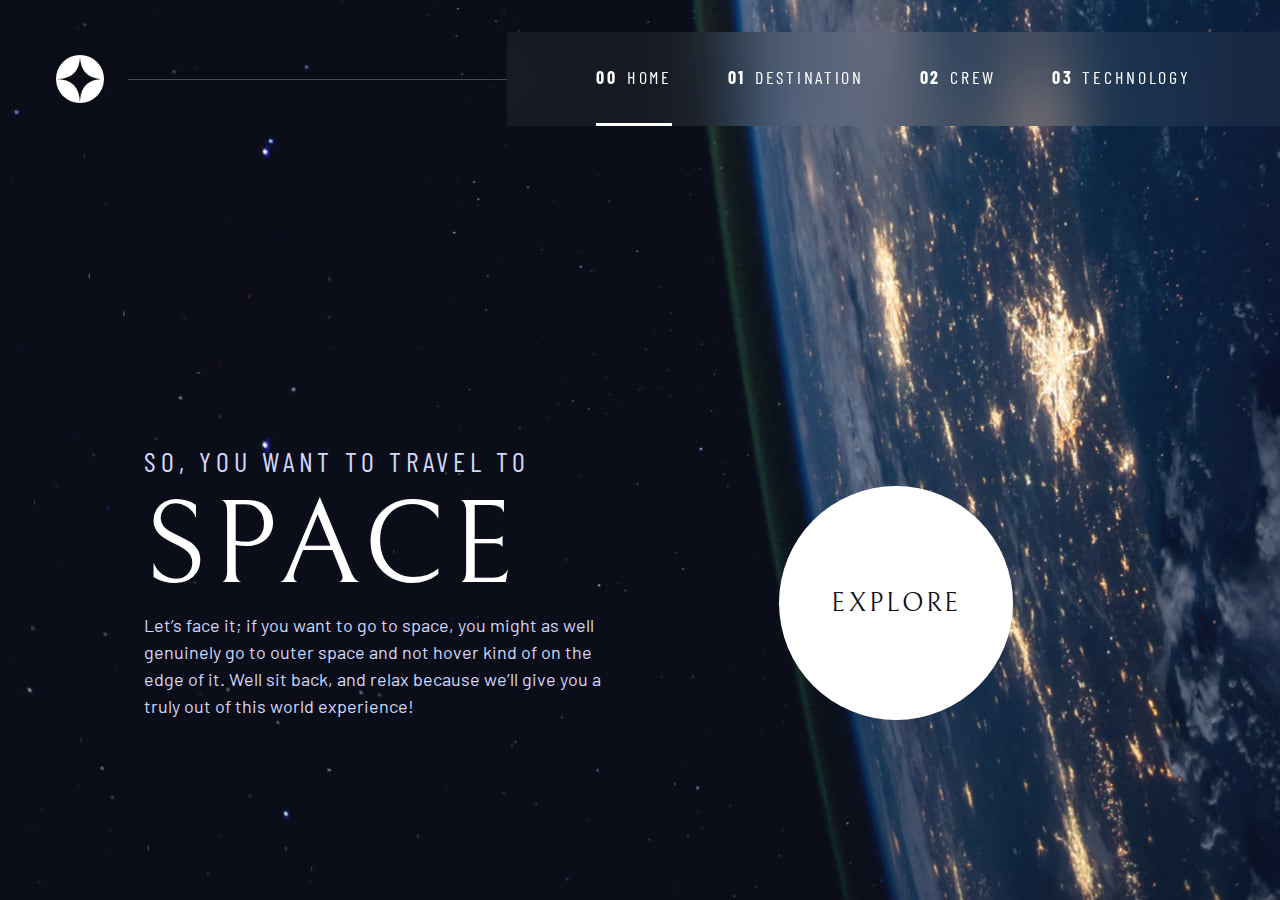
<file: index.html>
<!DOCTYPE html>
<html lang="en">
  <head>
    <meta charset="UTF-8" />
    <meta name="viewport" content="width=device-width, initial-scale=1.0" />

    <link
      rel="icon"
      type="image/png"
      sizes="32x32"
      href="./assets/favicon-32x32.png"
    />
    <!-- Google fonts -->
    <link rel="preconnect" href="https://fonts.googleapis.com" />
    <link rel="preconnect" href="https://fonts.gstatic.com" crossorigin />
    <link
      href="https://fonts.googleapis.com/css2?family=Barlow+Condensed:wght@400;700&family=Bellefair&family=Barlow:wght@400;700&display=swap"
      rel="stylesheet"
    />

    <!-- Our custom CSS -->
    <link rel="stylesheet" href="index.css" />
    <title>Frontend Mentor | Space tourism website</title>

    <script src="index.js" defer></script>
  </head>

  <body class="home">
    <a class="skip-to-content" href="#main">Skip to content</a>
    <header class="primary-header flex">
      <div>
        <img
          src="./assets/shared/logo.svg"
          alt="space tourism logo"
          class="logo"
        />
      </div>
      <button class="mobile-nav-toggle" aria-controls="primary-navigation">
        <span class="sr-only" aria-expanded="false">Menu</span>
      </button>
      <nav>
        <ul
          id="primary-navigation"
          data-visible="false"
          class="primary-navigation underline-indicators flex"
        >
          <li class="active">
            <a
              class="ff-sans-cond letter-spacing-2 text-white uppercase"
              href="index.html"
              ><span aria-hidden="true">00</span>Home</a
            >
          </li>
          <li>
            <a
              class="ff-sans-cond letter-spacing-2 text-white uppercase"
              href="destination.html"
              ><span aria-hidden="true">01</span>Destination</a
            >
          </li>
          <li>
            <a
              class="ff-sans-cond letter-spacing-2 text-white uppercase"
              href="crew.html"
              ><span aria-hidden="true">02</span>Crew</a
            >
          </li>
          <li>
            <a
              class="ff-sans-cond letter-spacing-2 text-white uppercase"
              href="technology.html"
              ><span aria-hidden="true">03</span>Technology</a
            >
          </li>
        </ul>
      </nav>
    </header>

    <main id="main" class="grid-container grid-container--home">
      <div>
        <h1 class="text-accent ff-sans-cond fs-500 uppercase letter-spacing-1">
          So, you want to travel to
          <span class="d-block ff-serif fs-900 text-white">Space</span>
        </h1>
        <p class="text-accent">
          Let’s face it; if you want to go to space, you might as well genuinely
          go to outer space and not hover kind of on the edge of it. Well sit
          back, and relax because we’ll give you a truly out of this world
          experience!
        </p>
      </div>
      <div>
        <a
          href="#"
          class="large-button bg-white text-dark ff-serif letter-spacing-2 uppercase"
          >Explore</a
        >
      </div>
    </main>
  </body>
</html>
</file>
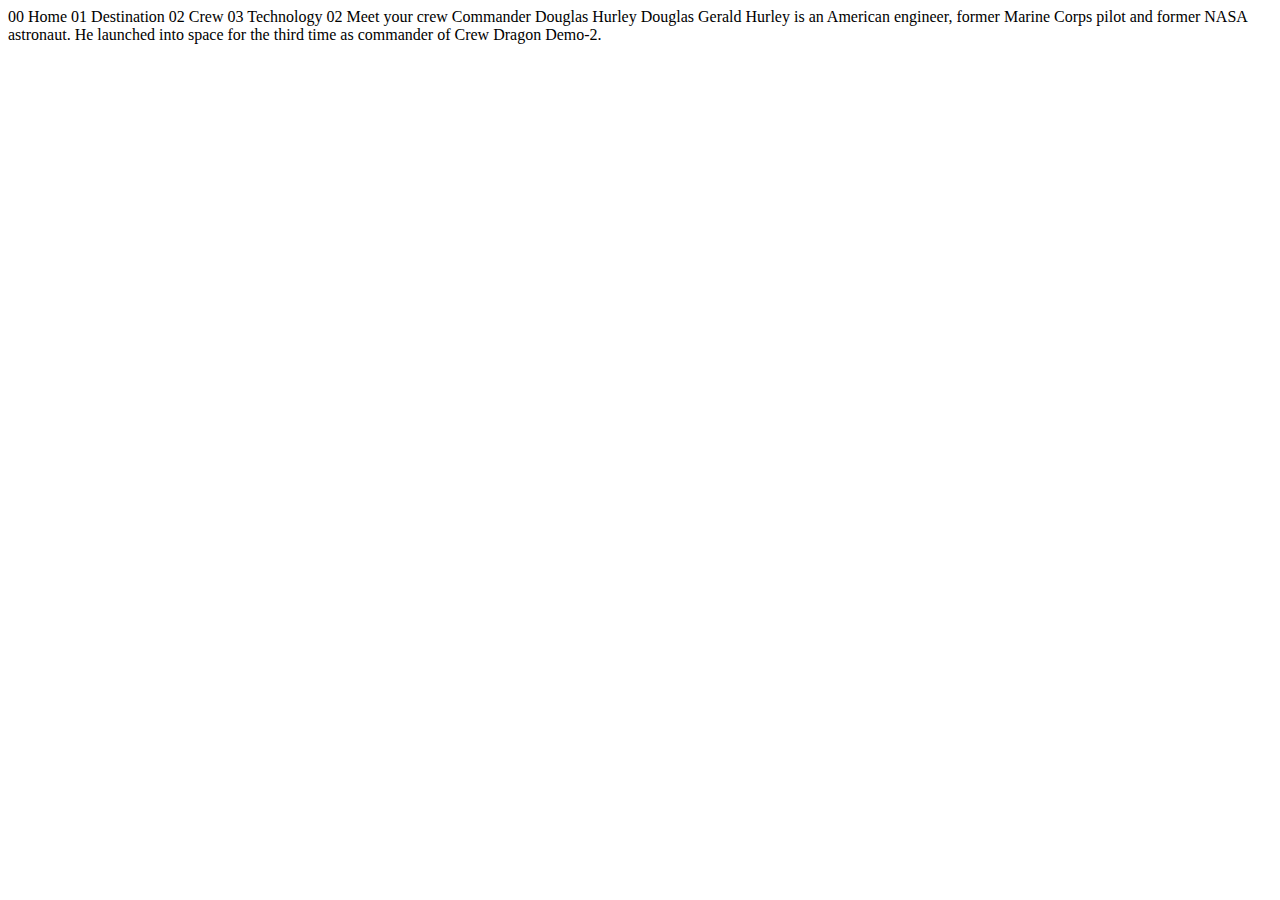
<file: crew-commander.html>
<!DOCTYPE html>
<html lang="en">
<head>
  <meta charset="UTF-8">
  <meta name="viewport" content="width=device-width, initial-scale=1.0">

  <link rel="icon" type="image/png" sizes="32x32" href="./assets/favicon-32x32.png">
  
  <title>Frontend Mentor | Space tourism website</title>
</head>
<body>

  00 Home
  01 Destination
  02 Crew
  03 Technology

  02 Meet your crew

  Commander
  Douglas Hurley

  Douglas Gerald Hurley is an American engineer, former Marine Corps pilot 
  and former NASA astronaut. He launched into space for the third time as 
  commander of Crew Dragon Demo-2.
</body>
</html>
</file>
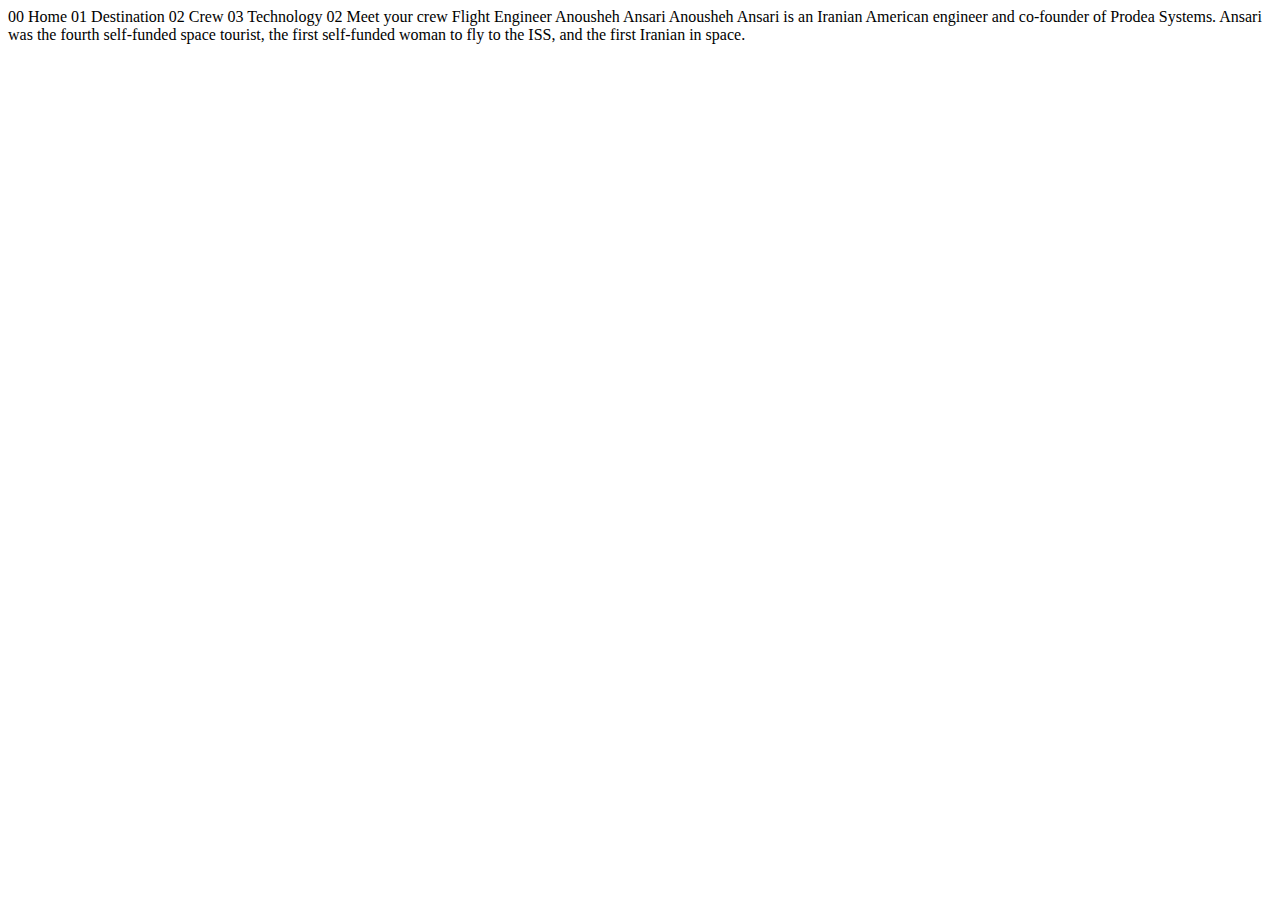
<file: crew-engineer.html>
<!DOCTYPE html>
<html lang="en">
<head>
  <meta charset="UTF-8">
  <meta name="viewport" content="width=device-width, initial-scale=1.0">

  <link rel="icon" type="image/png" sizes="32x32" href="./assets/favicon-32x32.png">
  
  <title>Frontend Mentor | Space tourism website</title>
</head>
<body>

  00 Home
  01 Destination
  02 Crew
  03 Technology

  02 Meet your crew

  Flight Engineer
  Anousheh Ansari

  Anousheh Ansari is an Iranian American engineer and co-founder of Prodea Systems. 
  Ansari was the fourth self-funded space tourist, the first self-funded woman to 
  fly to the ISS, and the first Iranian in space. 
</body>
</html>
</file>
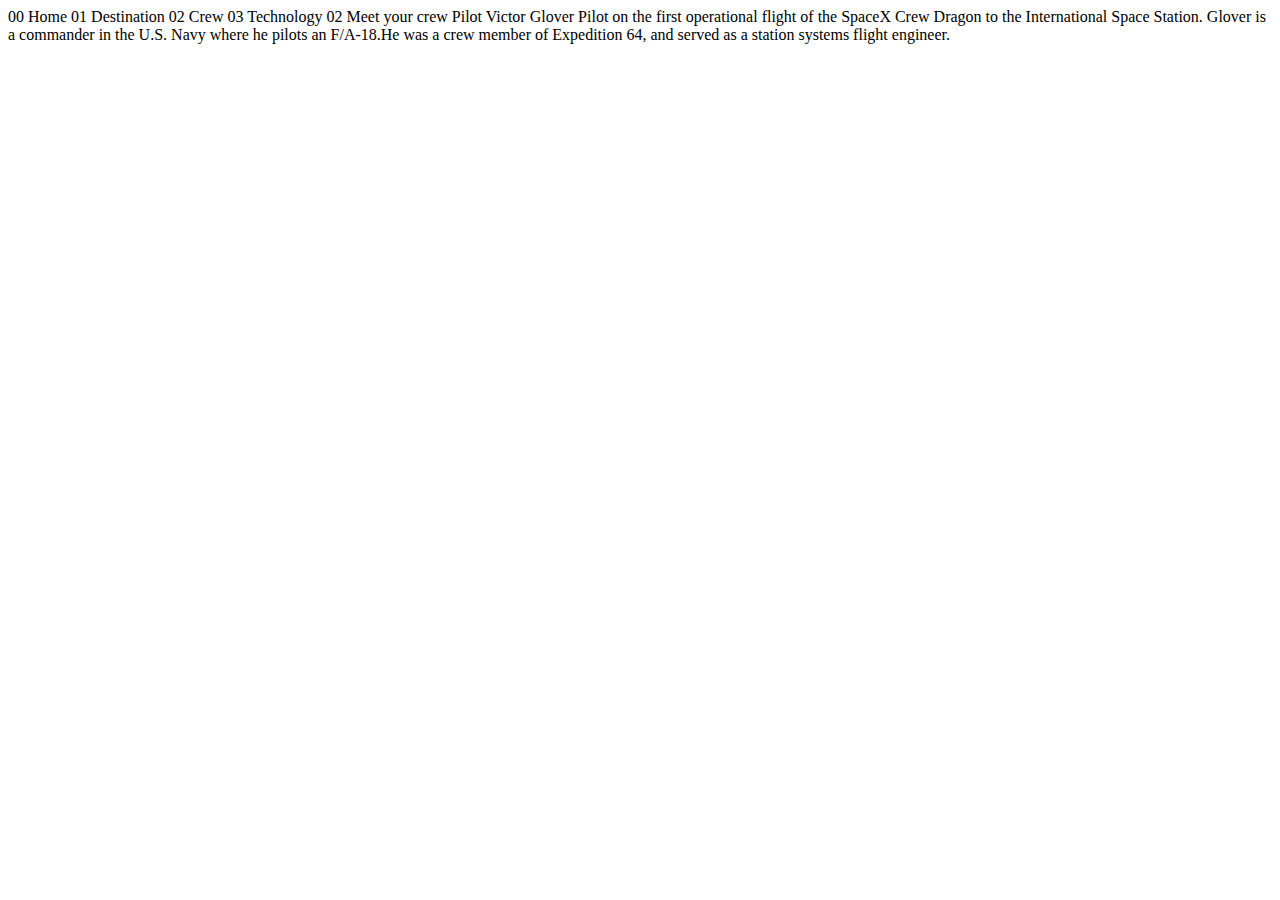
<file: crew-pilot.html>
<!DOCTYPE html>
<html lang="en">
<head>
  <meta charset="UTF-8">
  <meta name="viewport" content="width=device-width, initial-scale=1.0">

  <link rel="icon" type="image/png" sizes="32x32" href="./assets/favicon-32x32.png">
  
  <title>Frontend Mentor | Space tourism website</title>
</head>
<body>

  00 Home
  01 Destination
  02 Crew
  03 Technology

  02 Meet your crew

  Pilot
  Victor Glover

  Pilot on the first operational flight of the SpaceX Crew Dragon to the 
  International Space Station. Glover is a commander in the U.S. Navy where 
  he pilots an F/A-18.He was a crew member of Expedition 64, and served as a 
  station systems flight engineer. 
</body>
</html>
</file>
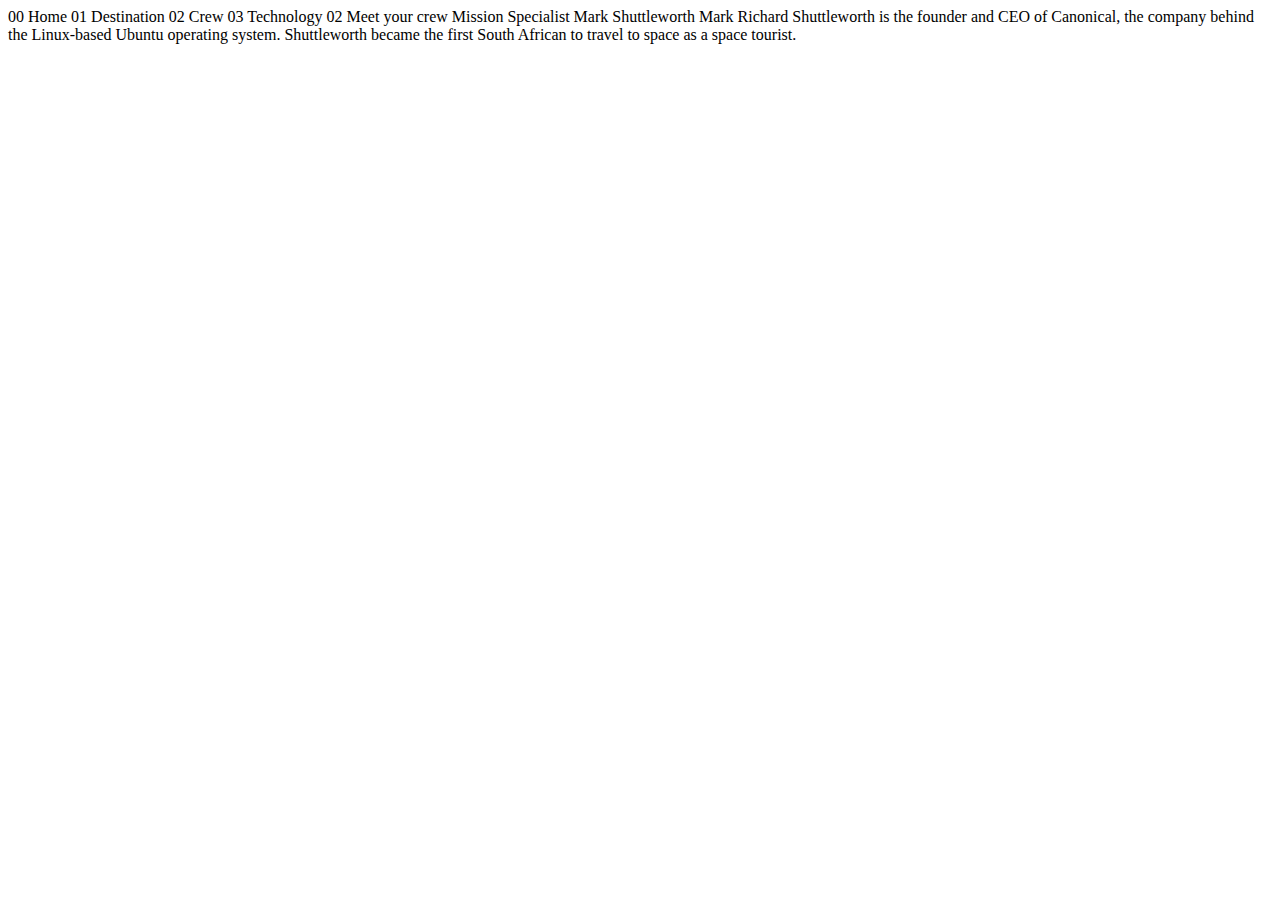
<file: crew-specialist.html>
<!DOCTYPE html>
<html lang="en">
<head>
  <meta charset="UTF-8">
  <meta name="viewport" content="width=device-width, initial-scale=1.0">

  <link rel="icon" type="image/png" sizes="32x32" href="./assets/favicon-32x32.png">
  
  <title>Frontend Mentor | Space tourism website</title>
</head>
<body>

  00 Home
  01 Destination
  02 Crew
  03 Technology

  02 Meet your crew

  Mission Specialist
  Mark Shuttleworth

  Mark Richard Shuttleworth is the founder and CEO of Canonical, the company behind 
  the Linux-based Ubuntu operating system. Shuttleworth became the first South 
  African to travel to space as a space tourist.
</body>
</html>
</file>
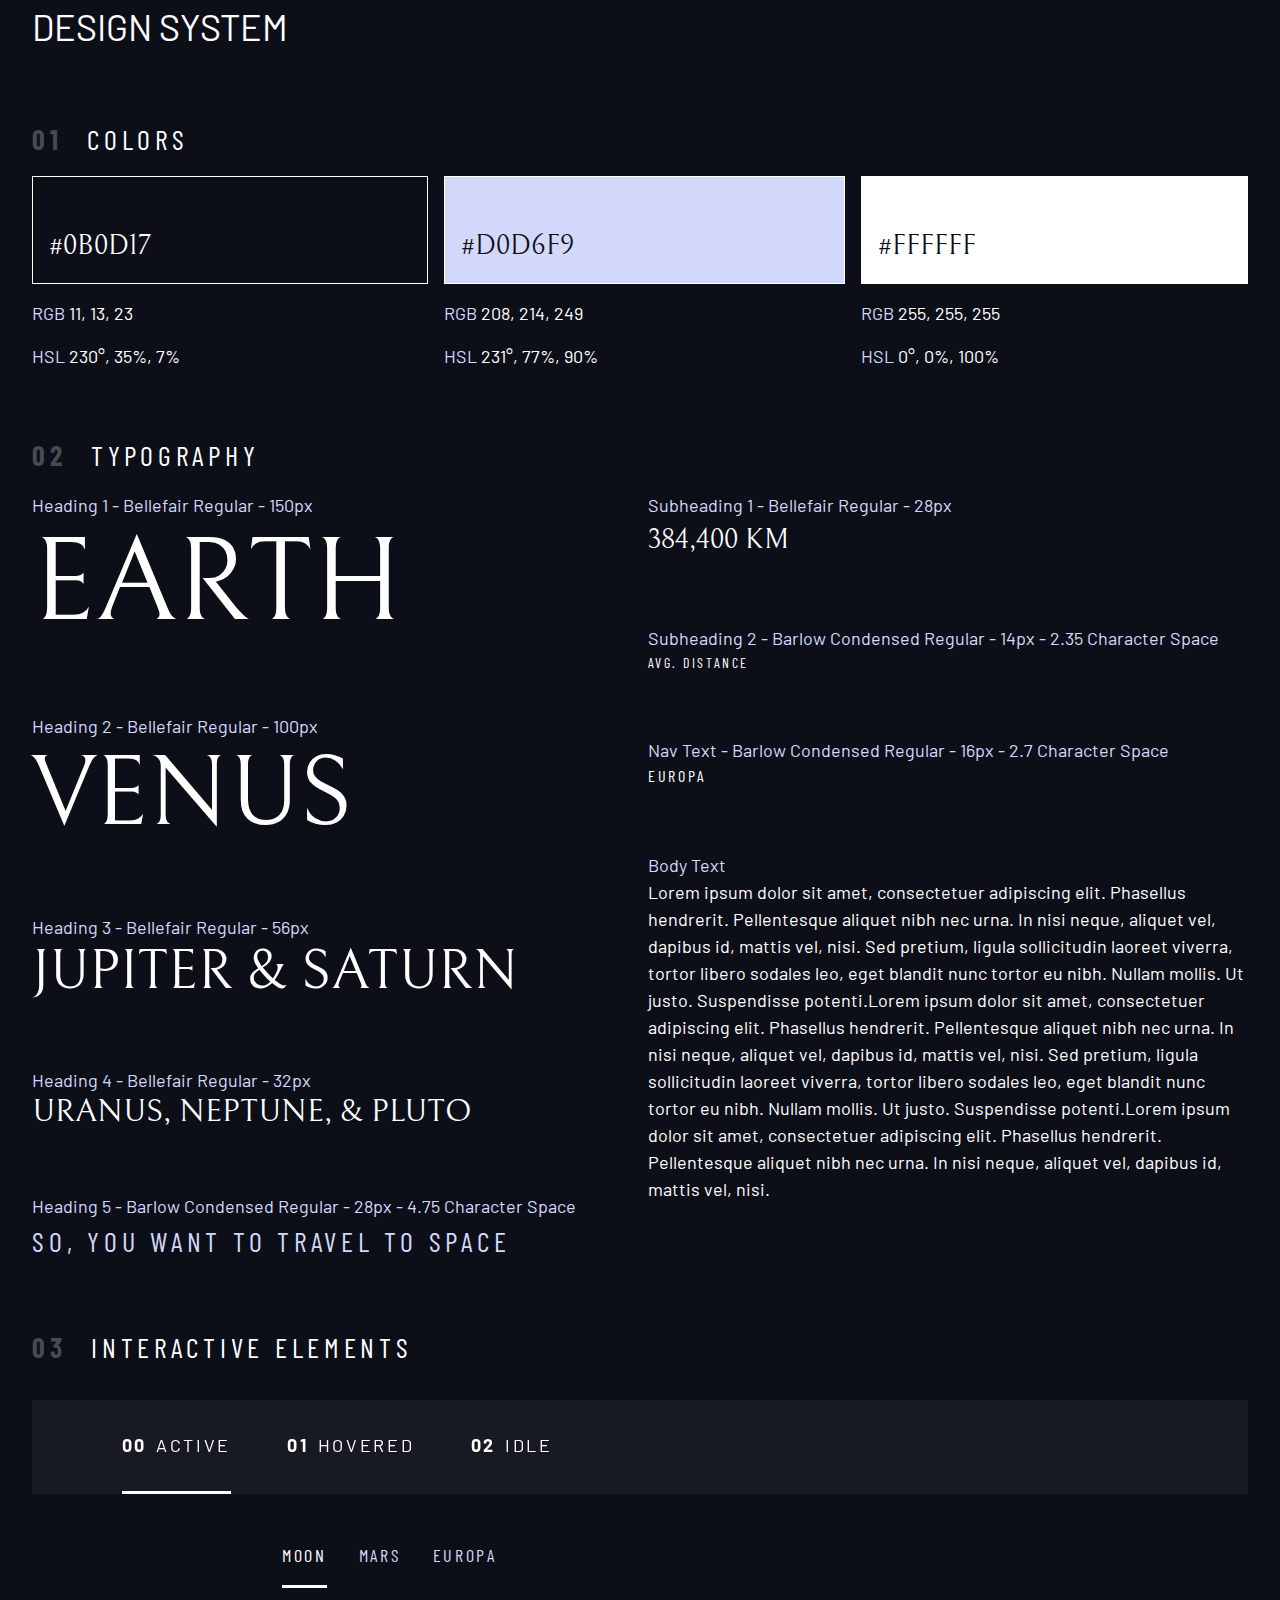
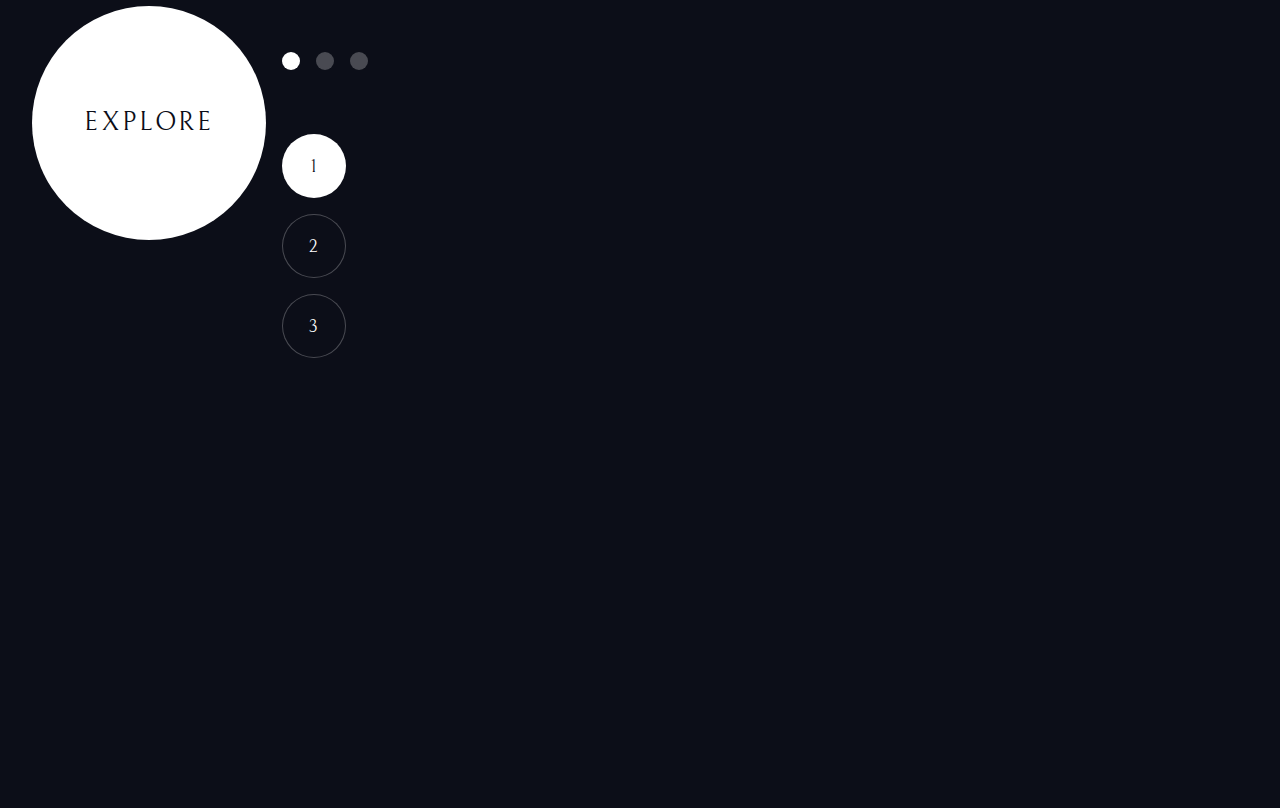
<file: design-system.html>
<html>
  <head>
    <title>Design system</title>
    <!-- Google fonts -->
    <link rel="preconnect" href="https://fonts.googleapis.com" />
    <link rel="preconnect" href="https://fonts.gstatic.com" crossorigin />
    <link
      href="https://fonts.googleapis.com/css2?family=Barlow+Condensed:wght@400;700&family=Bellefair&family=Barlow:wght@400;700&display=swap"
      rel="stylesheet"
    />
    <link rel="stylesheet" href="index.css" />
    <style></style>
  </head>
  <body>
    <div class="container flow">
      <h1 class="uppercase">Design system</h1>

      <section class="flow" id="colors" style="margin: 4rem 0">
        <h2 class="numbered-title"><span>01</span> colors</h2>
        <div class="flex">
          <div class="flow" style="flex-grow: 1">
            <div
              class="bg-dark text-white ff-serif fs-500"
              style="padding: 3rem 1rem 1rem; border: 1px solid white"
            >
              #0B0D17
            </div>
            <p><span class="text-accent">RGB</span> 11, 13, 23</p>
            <p><span class="text-accent">HSL</span> 230°, 35%, 7%</p>
          </div>

          <div class="flow" style="flex-grow: 1">
            <div
              class="bg-accent text-dark ff-serif fs-500"
              style="padding: 3rem 1rem 1rem; border: 1px solid white"
            >
              #D0D6F9
            </div>
            <p><span class="text-accent">RGB</span> 208, 214, 249</p>
            <p><span class="text-accent">HSL</span> 231°, 77%, 90%</p>
          </div>

          <div class="flow" style="flex-grow: 1">
            <div
              class="bg-white text-dark ff-serif fs-500"
              style="padding: 3rem 1rem 1rem; border: 1px solid white"
            >
              #FFFFFF
            </div>
            <p><span class="text-accent">RGB</span> 255, 255, 255</p>
            <p><span class="text-accent">HSL</span> 0°, 0%, 100%</p>
          </div>
        </div>
      </section>

      <section class="flow" id="typography" style="margin: 4rem 0">
        <h2 class="numbered-title"><span>02 </span>Typography</h2>
        <div class="flex">
          <div class="flow" style="flex-basis: 100%; --flow-space: 4rem">
            <div>
              <p class="text-accent">Heading 1 - Bellefair Regular - 150px</p>
              <p class="ff-serif fs-900 uppercase">Earth</p>
            </div>
            <div>
              <p class="text-accent">Heading 2 - Bellefair Regular - 100px</p>
              <p class="ff-serif fs-800 uppercase">Venus</p>
            </div>
            <div>
              <p class="text-accent">Heading 3 - Bellefair Regular - 56px</p>
              <p class="ff-serif fs-700 uppercase">Jupiter & Saturn</p>
            </div>
            <div>
              <p class="text-accent">Heading 4 - Bellefair Regular - 32px</p>
              <p class="ff-serif fs-600 uppercase">Uranus, Neptune, & Pluto</p>
            </div>
            <div>
              <p class="text-accent">
                Heading 5 - Barlow Condensed Regular - 28px - 4.75 Character
                Space
              </p>
              <p
                class="text-accent ff-sans-cond fs-500 uppercase letter-spacing-1"
              >
                So, you want to travel to space
              </p>
            </div>
          </div>

          <div class="flow" style="flex-basis: 100%; --flow-space: 4rem">
            <div>
              <p class="text-accent">Subheading 1 - Bellefair Regular - 28px</p>
              <p class="ff-serif fs-500 uppercase">384,400 km</p>
            </div>
            <div>
              <p class="text-accent">
                Subheading 2 - Barlow Condensed Regular - 14px - 2.35 Character
                Space
              </p>
              <p class="ff-sans-cond fs-200 letter-spacing-3 uppercase">
                Avg. Distance
              </p>
            </div>
            <div>
              <p class="text-accent">
                Nav Text - Barlow Condensed Regular - 16px - 2.7 Character Space
              </p>
              <p class="ff-sans-cond fs-300 letter-spacing-2 uppercase">
                Europa
              </p>
            </div>
            <div>
              <p class="text-accent">Body Text</p>
              <p>
                Lorem ipsum dolor sit amet, consectetuer adipiscing elit.
                Phasellus hendrerit. Pellentesque aliquet nibh nec urna. In nisi
                neque, aliquet vel, dapibus id, mattis vel, nisi. Sed pretium,
                ligula sollicitudin laoreet viverra, tortor libero sodales leo,
                eget blandit nunc tortor eu nibh. Nullam mollis. Ut justo.
                Suspendisse potenti.Lorem ipsum dolor sit amet, consectetuer
                adipiscing elit. Phasellus hendrerit. Pellentesque aliquet nibh
                nec urna. In nisi neque, aliquet vel, dapibus id, mattis vel,
                nisi. Sed pretium, ligula sollicitudin laoreet viverra, tortor
                libero sodales leo, eget blandit nunc tortor eu nibh. Nullam
                mollis. Ut justo. Suspendisse potenti.Lorem ipsum dolor sit
                amet, consectetuer adipiscing elit. Phasellus hendrerit.
                Pellentesque aliquet nibh nec urna. In nisi neque, aliquet vel,
                dapibus id, mattis vel, nisi.
              </p>
            </div>
          </div>
        </div>
      </section>

      <section class="flow" id="interactive-elements">
        <h2 class="numbered-title"><span>03</span> Interactive elements</h2>

        <!-- Navigation -->
        <div>
          <nav>
            <ul class="primary-navigation underline-indicators flex">
              <li class="active">
                <a class="letter-spacing-2 text-white uppercase" href="#"
                  ><span>00</span>Active</a
                >
              </li>
              <li>
                <a class="letter-spacing-2 text-white uppercase" href="#"
                  ><span>01</span>Hovered</a
                >
              </li>
              <li>
                <a class="letter-spacing-2 text-white uppercase" href="#"
                  ><span>02</span>Idle</a
                >
              </li>
            </ul>
          </nav>
        </div>

        <div class="flex">
          <div style="margin-top: 5rem">
            <!-- explore button -->
            <a
              href="#"
              class="large-button bg-white text-dark ff-serif ff-600 letter-spacing-2 uppercase"
              >Explore</a
            >
          </div>

          <div class="flow"  style="margin-bottom: 50vh; --flow-space: 4rem">
            <!-- Tabs -->
            <div class="tab-list underline-indicators flex">
              <button
                aria-selected="true"
                class="active ff-sans-cond bg-dark letter-spacing-2 text-accent uppercase"
              >
                Moon
              </button>
              <button
                aria-selected="false"
                class="ff-sans-cond bg-dark letter-spacing-2 text-accent uppercase"
              >
                Mars
              </button>
              <button
                aria-selected="false"
                class="ff-sans-cond bg-dark letter-spacing-2 text-accent uppercase"
              >
                Europa
              </button>
            </div>

            <!-- Dots -->
            <div class="dot-indicators flex">
              <button aria-selected="true"><span class="sr-only">Slide title</span></button>
              <button aria-selected="false"><span class="sr-only">Slide title</span></button>
              <button aria-selected="false"><span class="sr-only">Slide title</span></button>
            </div>
            <!-- Numbers -->
            <div class="number-indicator flex" style="flex-direction: column;">
              <button
                aria-selected="true"
                class="ff-serif ff-600"
              >
                1
              </button>
              <button
                aria-selected="false"
                class="ff-serif ff-600"
              >
                2
              </button>
              <button
                aria-selected="false"
                class="ff-serif ff-600"
              >
                3
              </button>
            </div>
          </div>
        </div>
      </section>
    </div>
  </body>
</html>
</file>
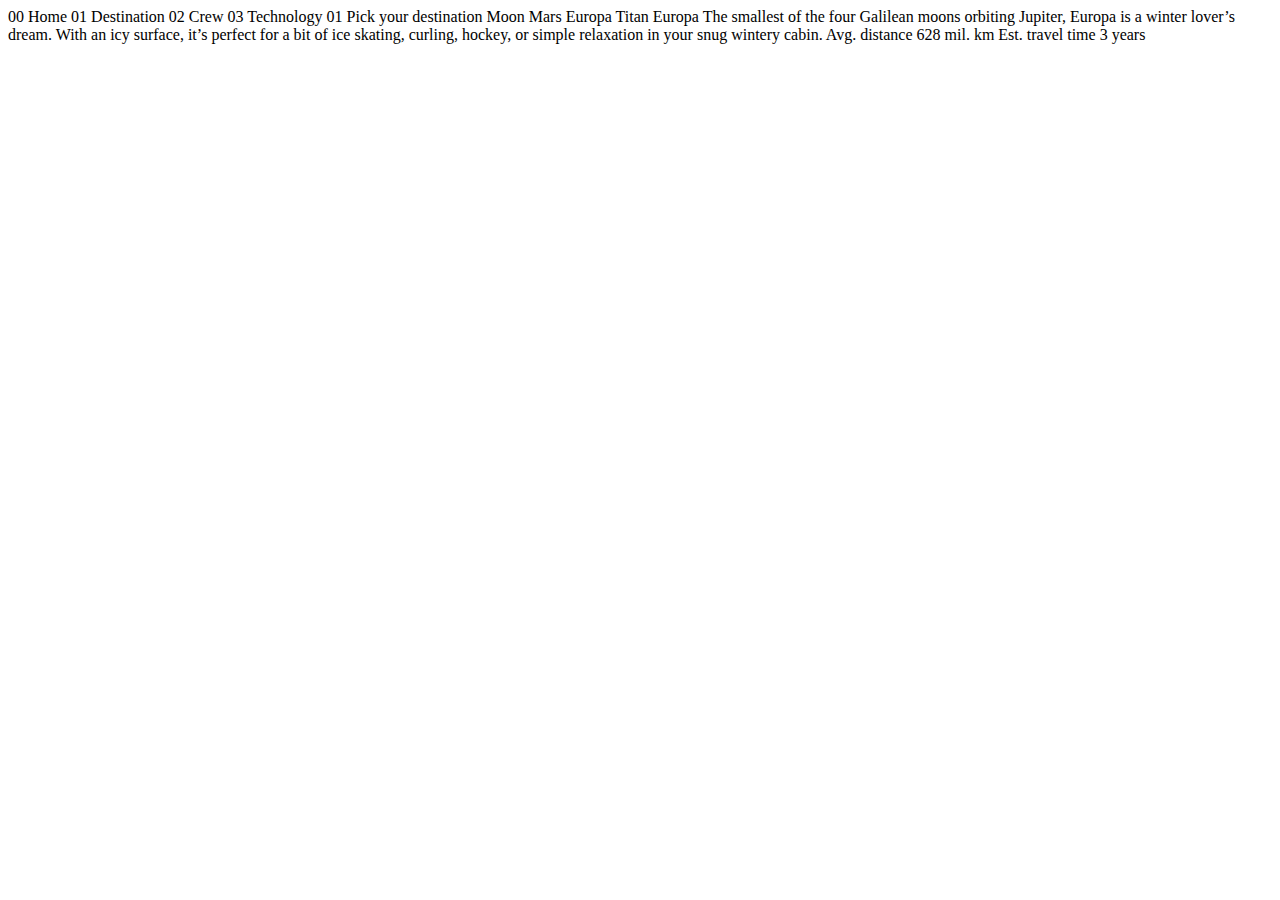
<file: destination-europa.html>
<!DOCTYPE html>
<html lang="en">
<head>
  <meta charset="UTF-8">
  <meta name="viewport" content="width=device-width, initial-scale=1.0">

  <link rel="icon" type="image/png" sizes="32x32" href="./assets/favicon-32x32.png">
  
  <title>Frontend Mentor | Space tourism website</title>
</head>
<body>

  00 Home
  01 Destination
  02 Crew
  03 Technology

  01 Pick your destination

  Moon
  Mars
  Europa
  Titan

  Europa

  The smallest of the four Galilean moons orbiting Jupiter, Europa is a 
  winter lover’s dream. With an icy surface, it’s perfect for a bit of 
  ice skating, curling, hockey, or simple relaxation in your snug 
  wintery cabin.

  Avg. distance
  628 mil. km

  Est. travel time
  3 years
</body>
</html>
</file>
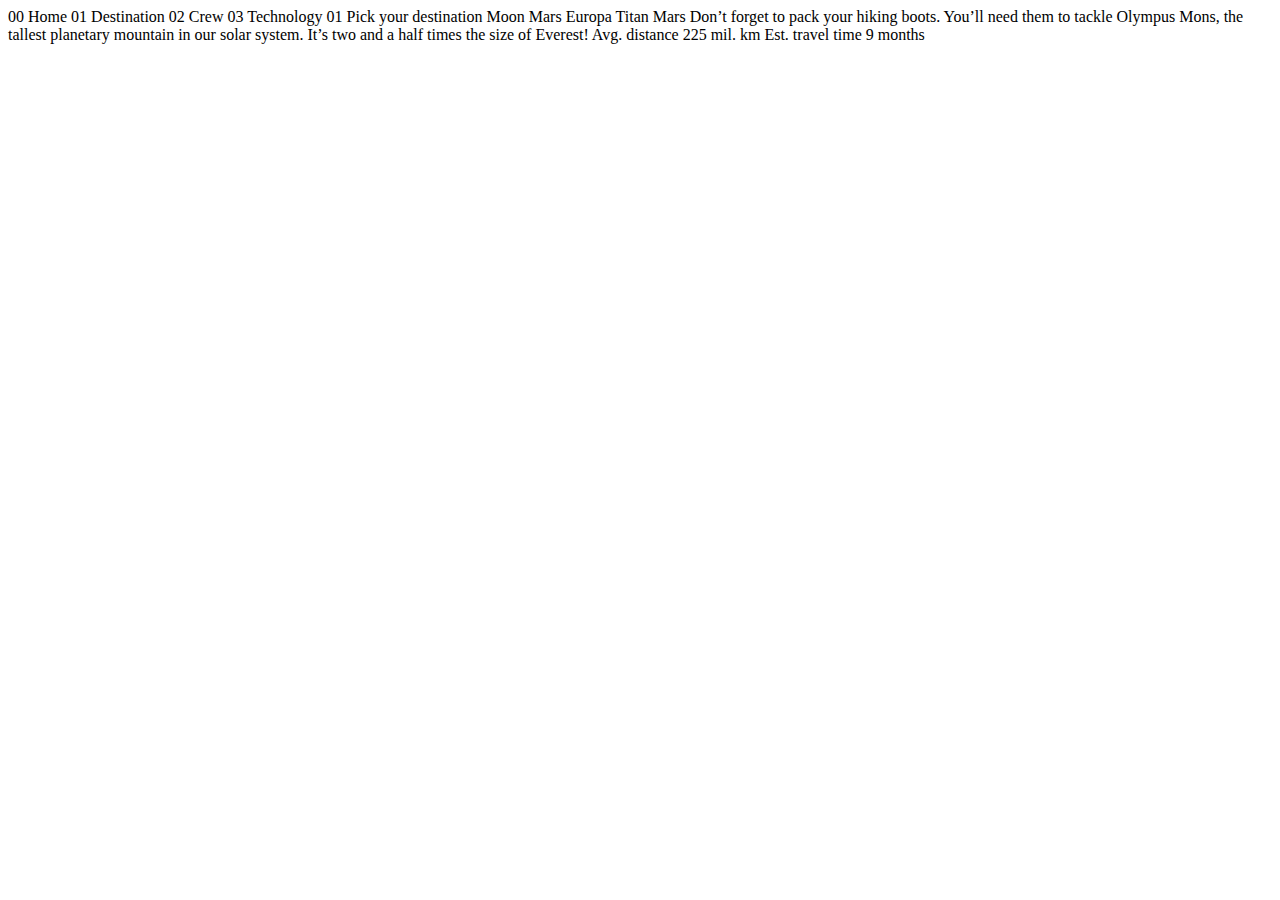
<file: destination-mars.html>
<!DOCTYPE html>
<html lang="en">
<head>
  <meta charset="UTF-8">
  <meta name="viewport" content="width=device-width, initial-scale=1.0">

  <link rel="icon" type="image/png" sizes="32x32" href="./assets/favicon-32x32.png">
  
  <title>Frontend Mentor | Space tourism website</title>
</head>
<body>

  00 Home
  01 Destination
  02 Crew
  03 Technology

  01 Pick your destination

  Moon
  Mars
  Europa
  Titan

  Mars

  Don’t forget to pack your hiking boots. You’ll need them to tackle Olympus Mons, 
  the tallest planetary mountain in our solar system. It’s two and a half times 
  the size of Everest!

  Avg. distance
  225 mil. km

  Est. travel time
  9 months
</body>
</html>
</file>
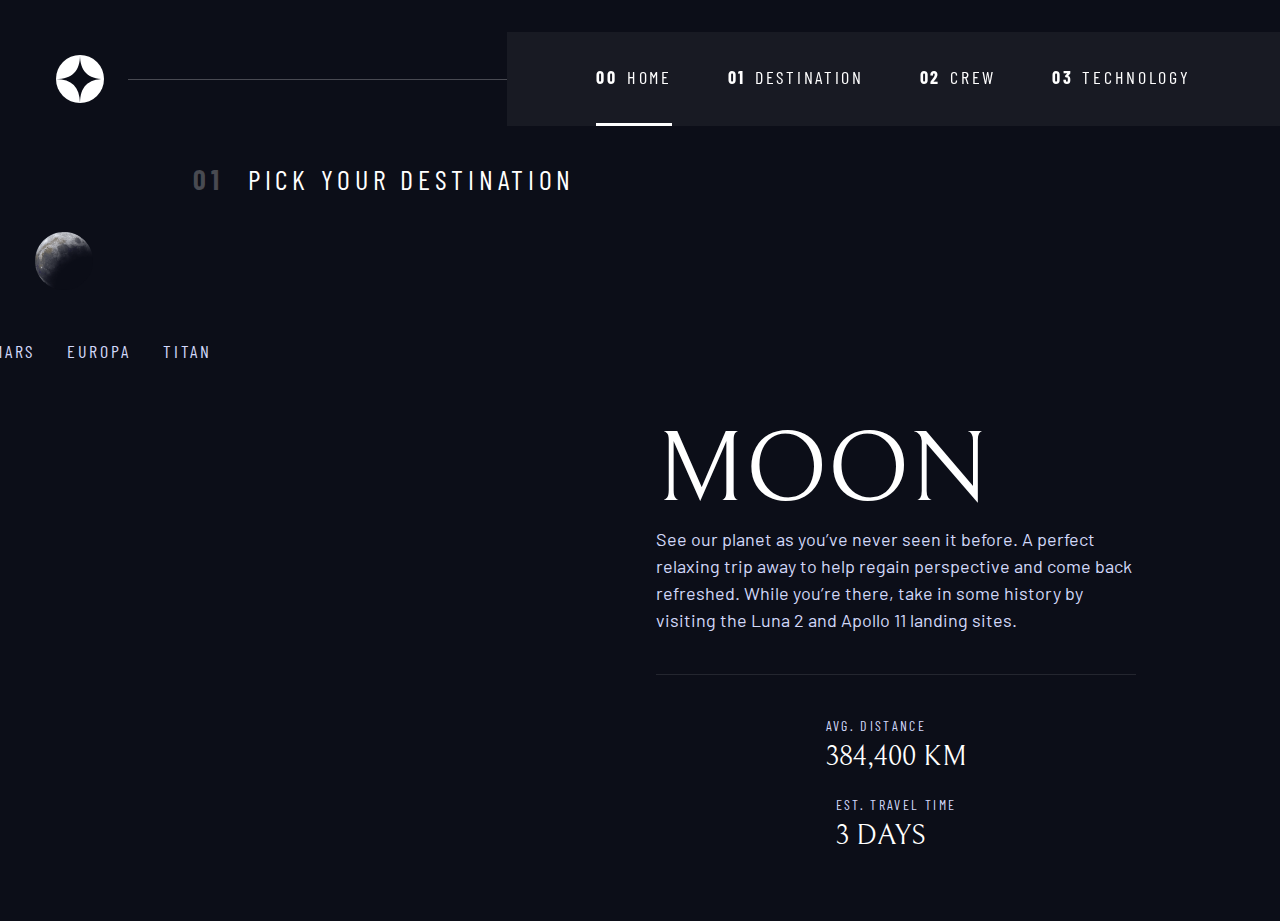
<file: destination-moon.html>
<!DOCTYPE html>
<html lang="en">
  <head>
    <meta charset="UTF-8" />
    <meta name="viewport" content="width=device-width, initial-scale=1.0" />

    <link
      rel="icon"
      type="image/png"
      sizes="32x32"
      href="./assets/favicon-32x32.png"
    />
    <!-- Google fonts -->
    <link rel="preconnect" href="https://fonts.googleapis.com" />
    <link rel="preconnect" href="https://fonts.gstatic.com" crossorigin />
    <link
      href="https://fonts.googleapis.com/css2?family=Barlow+Condensed:wght@400;700&family=Bellefair&family=Barlow:wght@400;700&display=swap"
      rel="stylesheet"
    />

    <!-- Our custom CSS -->
    <link rel="stylesheet" href="index.css" />
    <title>Frontend Mentor | Space tourism website</title>

    <script src="index.js" defer></script>
  </head>

  <body class="destination">
    <a class="skip-to-content" href="#main">Skip to content</a>
    <header class="primary-header flex">
      <div>
        <img
          src="./assets/shared/logo.svg"
          alt="space tourism logo"
          class="logo"
        />
      </div>
      <button class="mobile-nav-toggle" aria-controls="primary-navigation">
        <span class="sr-only" aria-expanded="false">Menu</span>
      </button>
      <nav>
        <ul
          id="primary-navigation"
          data-visible="false"
          class="primary-navigation underline-indicators flex"
        >
          <li class="active">
            <a
              class="ff-sans-cond letter-spacing-2 text-white uppercase"
              href="index.html"
              ><span aria-hidden="true">00</span>Home</a
            >
          </li>
          <li>
            <a
              class="ff-sans-cond letter-spacing-2 text-white uppercase"
              href="destination.html"
              ><span aria-hidden="true">01</span>Destination</a
            >
          </li>
          <li>
            <a
              class="ff-sans-cond letter-spacing-2 text-white uppercase"
              href="crew.html"
              ><span aria-hidden="true">02</span>Crew</a
            >
          </li>
          <li>
            <a
              class="ff-sans-cond letter-spacing-2 text-white uppercase"
              href="technology.html"
              ><span aria-hidden="true">03</span>Technology</a
            >
          </li>
        </ul>
      </nav>
    </header>

    <main id="main" class="grid-container grid-container--destination flow">
      <h1 class="numbered-title">
        <span aria-hidden="true">01</span> Pick your destination
      </h1>

      <img src="./assets/destination/image-moon.png" alt="the Moon" />

      <div class="tab-list underline-indicators flex">
        <button
          aria-selected="true"
          class="ff-sans-cond bg-dark letter-spacing-2 text-accent uppercase"
        >
          Moon
        </button>
        <button
          aria-selected="false"
          class="ff-sans-cond bg-dark letter-spacing-2 text-accent uppercase"
        >
          Mars
        </button>
        <button
          aria-selected="false"
          class="ff-sans-cond bg-dark letter-spacing-2 text-accent uppercase"
        >
          Europa
        </button>
        <button
          aria-selected="false"
          class="ff-sans-cond bg-dark letter-spacing-2 text-accent uppercase"
        >
          Titan
        </button>
      </div>

      <article class="destination-info">
        <h2 class="ff-serif fs-800 uppercase">Moon</h2>

        <p class="text-accent">
          See our planet as you’ve never seen it before. A perfect relaxing trip
          away to help regain perspective and come back refreshed. While you’re
          there, take in some history by visiting the Luna 2 and Apollo 11
          landing sites.
        </p>

        <div class="destination-meta flex">
          <div>
            <h3
              class="text-accent ff-sans-cond fs-200 letter-spacing-3 uppercase"
            >
              Avg. distance
            </h3>
            <p class="ff-serif fs-500 uppercase">384,400 km</p>
          </div>
          <div>
            <h3
              class="text-accent ff-sans-cond fs-200 letter-spacing-3 uppercase"
            >
              Est. travel time
            </h3>
            <p class="ff-serif fs-500 uppercase">3 days</p>
          </div>
        </div>
      </article>
    </main>
  </body>
</html>
</file>
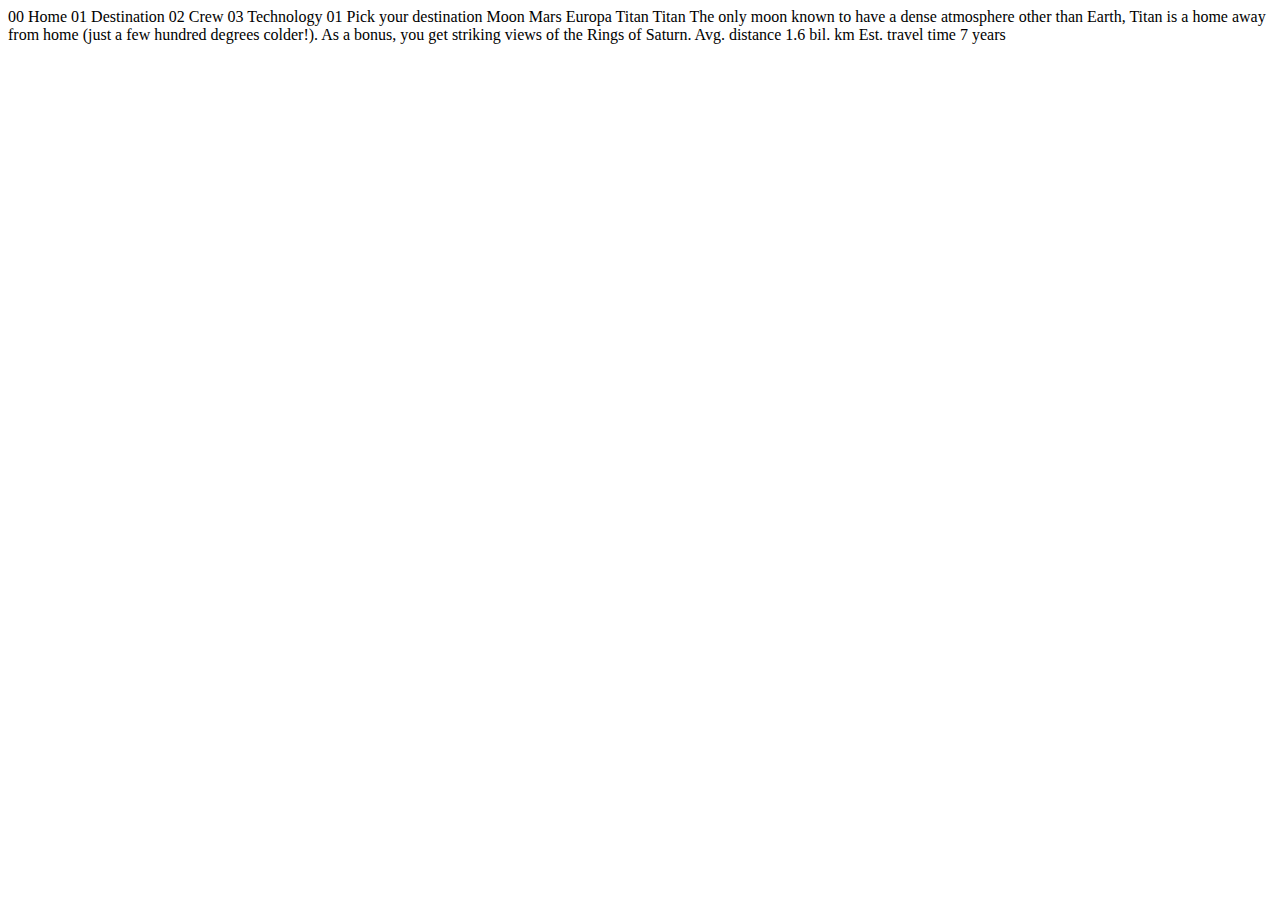
<file: destination-titan.html>
<!DOCTYPE html>
<html lang="en">
<head>
  <meta charset="UTF-8">
  <meta name="viewport" content="width=device-width, initial-scale=1.0">

  <link rel="icon" type="image/png" sizes="32x32" href="./assets/favicon-32x32.png">
  
  <title>Frontend Mentor | Space tourism website</title>
</head>
<body>

  00 Home
  01 Destination
  02 Crew
  03 Technology

  01 Pick your destination

  Moon
  Mars
  Europa
  Titan

  Titan

  The only moon known to have a dense atmosphere other than Earth, Titan 
  is a home away from home (just a few hundred degrees colder!). As a 
  bonus, you get striking views of the Rings of Saturn.

  Avg. distance
  1.6 bil. km

  Est. travel time
  7 years
</body>
</html>
</file>
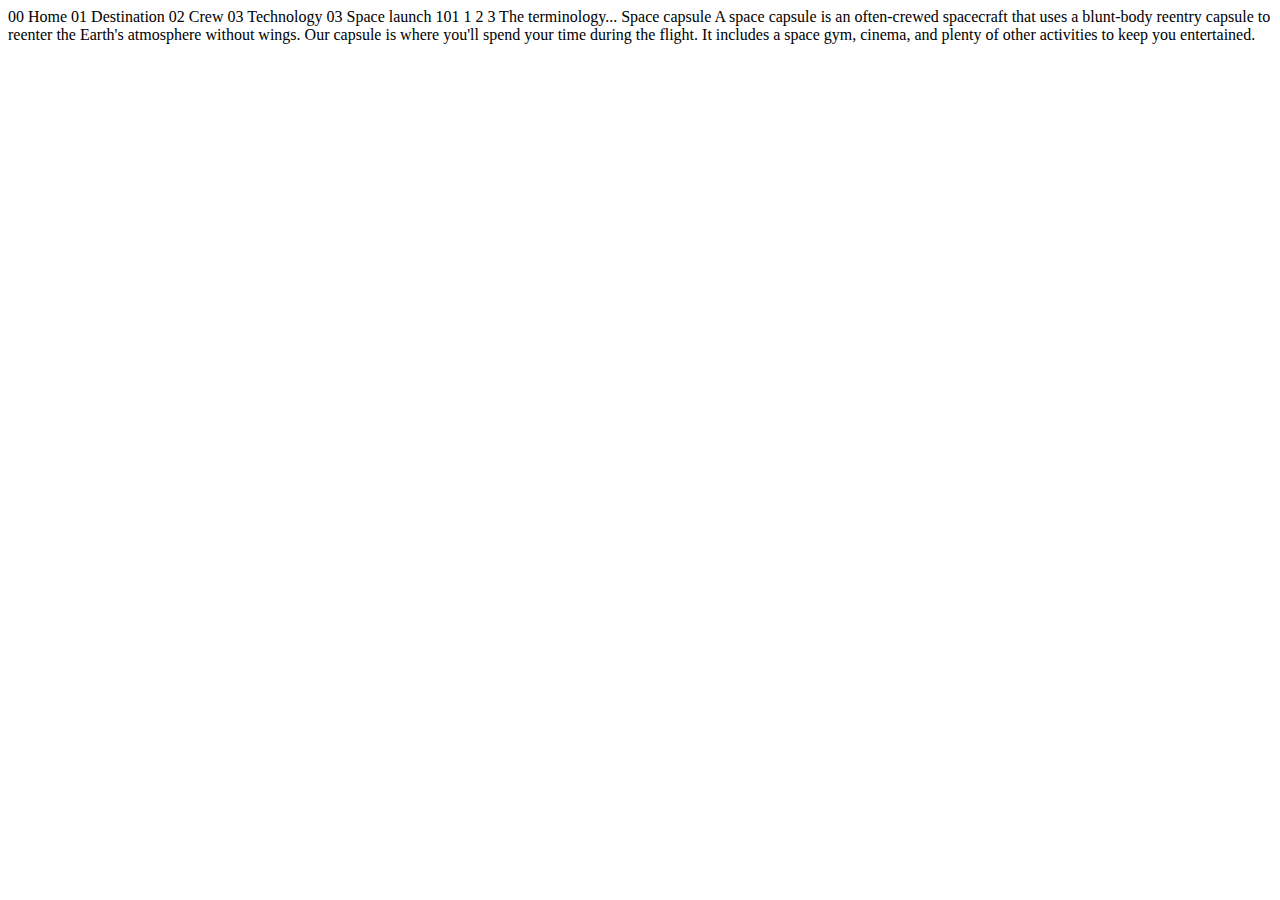
<file: technology-capsule.html>
<!DOCTYPE html>
<html lang="en">
<head>
  <meta charset="UTF-8">
  <meta name="viewport" content="width=device-width, initial-scale=1.0">

  <link rel="icon" type="image/png" sizes="32x32" href="./assets/favicon-32x32.png">
  
  <title>Frontend Mentor | Space tourism website</title>
</head>
<body>

  00 Home
  01 Destination
  02 Crew
  03 Technology

  03 Space launch 101

  1
  2
  3

  The terminology...
  Space capsule

  A space capsule is an often-crewed spacecraft that uses a blunt-body reentry 
  capsule to reenter the Earth's atmosphere without wings. Our capsule is where 
  you'll spend your time during the flight. It includes a space gym, cinema, 
  and plenty of other activities to keep you entertained.
</body>
</html>
</file>
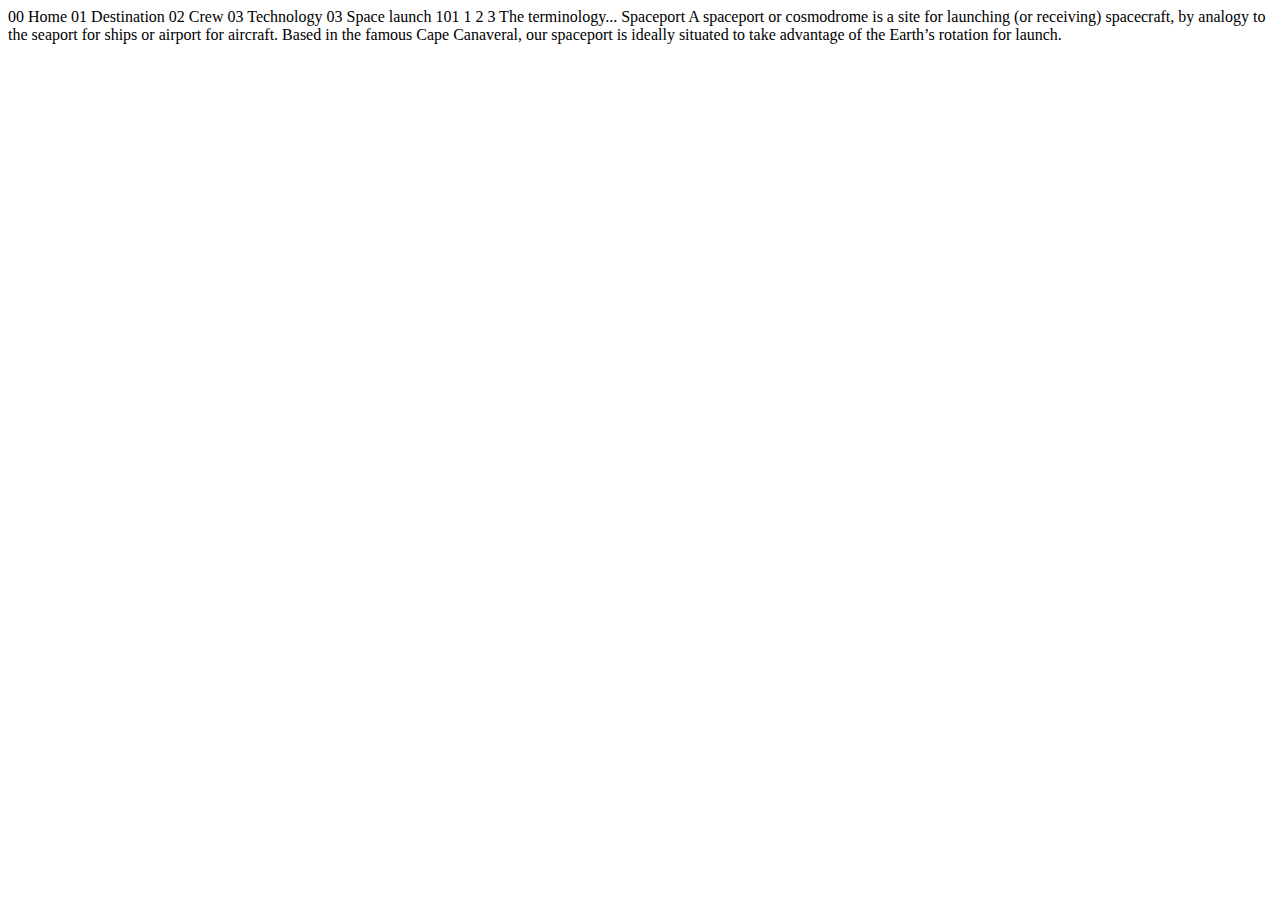
<file: technology-spaceport.html>
<!DOCTYPE html>
<html lang="en">
<head>
  <meta charset="UTF-8">
  <meta name="viewport" content="width=device-width, initial-scale=1.0">

  <link rel="icon" type="image/png" sizes="32x32" href="./assets/favicon-32x32.png">
  
  <title>Frontend Mentor | Space tourism website</title>
</head>
<body>

  00 Home
  01 Destination
  02 Crew
  03 Technology

  03 Space launch 101

  1
  2
  3

  The terminology...
  Spaceport

  A spaceport or cosmodrome is a site for launching (or receiving) spacecraft, 
  by analogy to the seaport for ships or airport for aircraft. Based in the 
  famous Cape Canaveral, our spaceport is ideally situated to take advantage 
  of the Earth’s rotation for launch.
</body>
</html>
</file>
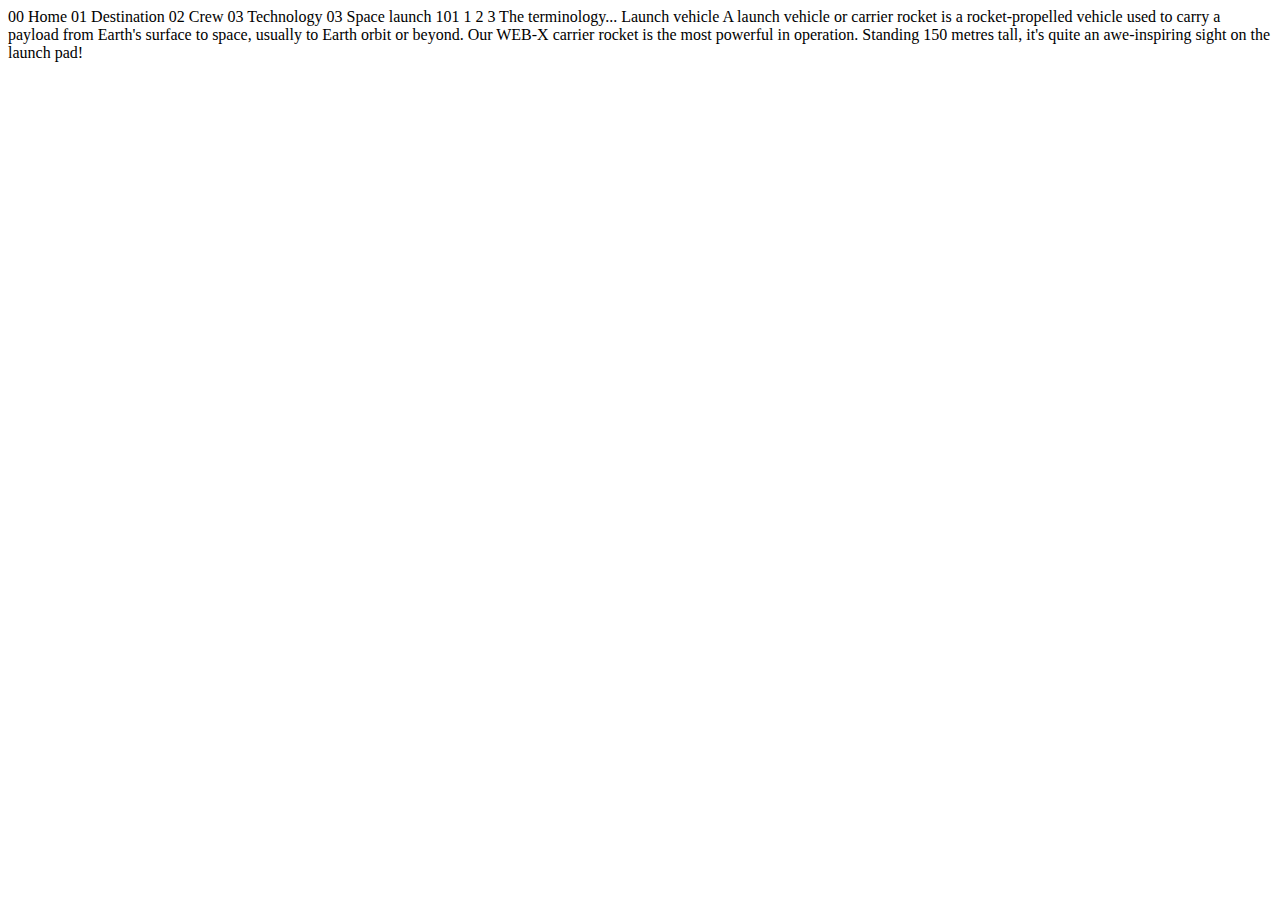
<file: technology-vehicle.html>
<!DOCTYPE html>
<html lang="en">
<head>
  <meta charset="UTF-8">
  <meta name="viewport" content="width=device-width, initial-scale=1.0">

  <link rel="icon" type="image/png" sizes="32x32" href="./assets/favicon-32x32.png">
  
  <title>Frontend Mentor | Space tourism website</title>
</head>
<body>

  00 Home
  01 Destination
  02 Crew
  03 Technology

  03 Space launch 101

  1
  2
  3

  The terminology...
  Launch vehicle

  A launch vehicle or carrier rocket is a rocket-propelled vehicle used to carry a 
  payload from Earth's surface to space, usually to Earth orbit or beyond. Our 
  WEB-X carrier rocket is the most powerful in operation. Standing 150 metres tall, 
  it's quite an awe-inspiring sight on the launch pad!
</body>
</html>
</file>
<file: index.css>
/* --------------------------------- */
/*   Custome properties              */
/* --------------------------------- */

:root {
    /* colors */
    --cl-dark: 230 35% 7%;
    --cl-light: 231 77% 90%;
    --cl-white: 0 0% 100%;

    /* font-sizing */
    --fs-900: clamp(5rem, 8vw + 1rem, 9.375rem);
    --fs-800: 3.5rem;
    --fs-700: 1.5rem;
    --fs-600: 1rem;
    --fs-500: 1rem;
    --fs-400: 0.9375rem;
    --fs-300: 1rem;
    --fs-200: 0.875rem;

    /* font-families */
    --ff-serif: "Bellefair", serif;
    --ff-sans-cond: "Barlow Condensed", sans-serif;
    --ff-sans-normal: "Barlow", sans-serif;
}

@media (min-width: 35em) {
    :root {
        --fs-800: 5rem;
        --fs-700: 2.5rem;
        --fs-600: 1.5rem;
        --fs-500: 1.25rem;
        --fs-400: 1rem;
    }
}

@media (min-width: 45em) {
    :root {
        --fs-800: 6.25rem;
        --fs-700: 3.5rem;
        --fs-600: 2rem;
        --fs-500: 1.75rem;
        --fs-400: 1.125rem;
    }
}

/* --------------------------------- */
/*   Reset                           */
/* --------------------------------- */

/* https://piccalil.li/blog/a-modern-css-reset/ */

/* Box sizing */
*,
*::before,
*::after {
    box-sizing: border-box;
}

/* Reset margins */
body, 
h1, 
h2, 
h3, 
h4, 
h5, 
h6, 
p {
    margin: 0;
}

body, 
h1, 
h2, 
h3, 
h4, 
h5, 
h6, 
p {
    font-weight: 400;
}

/* set up the body */
body {
    font-family: var(--ff-sans-normal);
    font-size: var(--fs-400);
    background-color: hsl(var(--cl-dark));
    color: hsl(var(--cl-white));
    line-height: 1.5;
    min-height: 100vh;

    display: grid;
    grid-template-rows: min-content 1fr;

    overflow-x: hidden;
}

/* make images easier to work with */
img,
picture {
    max-width: 100%;
    display: block;
}

/* make form elements easier to work with */
input,
button,
textarea, 
select {
    font: inherit;
}

/* remove animations for people who've turned them off */
@media (prefers-reduced-motion: reduce) {  
    *,
    *::before,
    *::after {
      animation-duration: 0.01ms !important;
      animation-iteration-count: 1 !important;
      transition-duration: 0.01ms !important;
      scroll-behavior: auto !important;
    }
  }

/* --------------------------------- */
/*   Utility classes                 */
/* --------------------------------- */

/* general */

.flex {
    display: flex;
    gap: var(--gap, 1rem);
}

.grid {
    display: grid;
    gap: var(--gap, 1rem);
}

.d-block {
    display: block;
}

.flow > *:where(:not(:first-child)) {
    margin-top: var(--flow-space, 1rem);
}

.container {
    padding-inline: 2rem;
    margin-inline: auto;
    max-width: 80rem;
}

/* Screen reader only */
.sr-only {
    position: absolute;
    width: 1px;
    height: 1px;
    padding: 0;
    margin: -1px;
    overflow: hidden;
    clip: rect(0, 0, 0, 0);
    white-space: nowrap; /* added line */
    border: 0;
  }

.skip-to-content {
    position: fixed;
    z-index: 9999;
    top: 0;
    left: 0;
    right: 0;
    text-align: center;
  background-color: hsl(var(--cl-white));
  color: hsl(var(--cl-dark));
  padding: 0.5em 1em;
    translate: 0 -100%;
    transition: translate 250ms ease-in;
}

.skip-to-content:focus { 
    translate: 0;
}

/* colors */
.bg-dark {
  background-color: hsl(var(--cl-dark));
}
.bg-accent {
  background-color: hsl(var(--cl-light));
}
.bg-white {
  background-color: hsl(var(--cl-white));
}

.text-dark {
  color: hsl(var(--cl-dark));
}
.text-accent {
  color: hsl(var(--cl-light));
}
.text-white {
  color: hsl(var(--cl-white));
}

.example-component {
  background-color: hsl(var(--cl-light) / 0.2);
}

/* typography */
.ff-serif {
  font-family: var(--ff-serif);
}
.ff-sans-cond {
  font-family: var(--ff-sans-cond);
}
.ff-sans-normal {
  font-family: var(--ff-sans-normal);
}

.letter-spacing-1 {
  letter-spacing: 4.75px;
}
.letter-spacing-2 {
  letter-spacing: 2.7px;
}
.letter-spacing-3 {
  letter-spacing: 2.35px;
}

.uppercase {
  text-transform: uppercase;
}

.fs-900 {
  font-size: var(--fs-900);
}
.fs-800 {
  font-size: var(--fs-800);
}
.fs-700 {
  font-size: var(--fs-700);
}
.fs-600 {
  font-size: var(--fs-600);
}
.fs-500 {
  font-size: var(--fs-500);
}
.fs-400 {
  font-size: var(--fs-400);
}
.fs-300 {
  font-size: var(--fs-300);
}
.fs-200 {
  font-size: var(--fs-200);
}

.fs-900,
.fs-800,
.fs-700,
.fs-600 {
    line-height: 1.1;
}

.numbered-title {
    font-family: var(--ff-sans-cond);
    font-size: var(--fs-500);
    text-transform: uppercase;
    letter-spacing: 4.72px;
}

.numbered-title span {
  margin-right: 0.5em;
    font-weight: 700;
  color: hsl(var(--cl-white) / 0.25);
}

/* --------------------------------- */
/*   Components                      */
/* --------------------------------- */

.large-button {
    font-size: 1.625rem;
    position: relative;
    display: inline-grid;
    z-index: 1;
    place-items: center;
    padding: 0 2em;
    border-radius: 50%;
    aspect-ratio: 1;
    text-decoration: none;
}

.large-button::after {
    content: "";
    position: absolute;
    z-index: -1;
    width: 100%;
    height: 100%;
  background-color: hsl(var(--cl-white) / 0.15);
    border-radius: 50%;
    opacity: 0;
    transition: opacity 500ms linear, transform 750ms ease-in-out;
}

.large-button:hover::after,
.large-button:focus::after {
    opacity: 1;
    transform: scale(1.5);
}

/* primary-header */

.logo {
    margin-block: 1.5rem;
    margin-inline: clamp(1.5rem, 5vw, 3.5rem);
}

.primary-header {
    justify-content: space-between;
    align-items: center;
}

.primary-navigation {
    --gap: clamp(1.5rem, 5vw, 3.5rem);
    --underline-gap: 2rem;
    list-style: none;
    margin: 0;
    padding: 0;
  background: hsl(var(--cl-dark) / 0.95);
}

.primary-navigation a {
    text-decoration: none;
}

.primary-navigation a > span {
    font-weight: 700;
    margin-right: 0.5em;
}

.mobile-nav-toggle {
    display: none;
}

@supports (backdrop-filter: blur(1rem)) {
    .primary-navigation {
    background: hsl(var(--cl-white) / 0.05);
        backdrop-filter: blur(2rem); 
    }
}

@media (max-width: 35rem) {
    .primary-navigation {
        --underline-gap: 0.5rem;
        position: fixed;
        z-index: 1000;
        inset: 0 0 0 30%;
        list-style: none;
        margin: 0;
    padding: min(20rem, 15vh) 2rem;
        flex-direction: column;
        transform: translateX(100%);
        transition: transform 1s ease-in-out;
    }

    .primary-navigation[data-visible="true"] {
        transform: translateX(0);
    }

    .primary-navigation.underline-indicators > .active {
        border: 0;
    }

    .mobile-nav-toggle {
        display: block;
        position: absolute;
        z-index: 2000;
        right: 1rem;
        top: 2rem;
        background: transparent;
        background-image: url(./assets/shared/icon-hamburger.svg);
        background-repeat: no-repeat;
        background-position: center;
        width: 1.5rem;
        aspect-ratio: 1;
        border: 0;
    }

    .mobile-nav-toggle[aria-expanded="true"] {
        background-image: url(./assets/shared/icon-close.svg);
    }

    .mobile-nav-toggle:focus-visible {
        outline: 5px solid white;
        outline-offset: 5px;
    }
}

@media (min-width: 35em) {
    .primary-navigation {
        padding-inline: clamp(3rem, 7vw, 7rem);
    }
}

@media (min-width: 35em) and (max-width: 44.999em) {
    .primary-navigation a > span {
        display: none;
    }
}

@media (min-width: 45em) {
    .primary-header::after {
        content: "";
        display: block;
        position: relative;
        height: 1px;
        width: 100%;
        margin-right: -2.5rem;
    background: hsl(var(--cl-white) / 0.25);
        order: 1;
    }

    nav {
        order: 2;
    }

    .primary-navigation {
        margin-block: 2rem;
    }
}

.underline-indicators > * {
    cursor: pointer;
    padding: var(--underline-gap, 1rem) 0;
    border: 0;
  border-bottom: 0.2rem solid hsl(var(--cl-white) / 0);
}

.underline-indicators > *:hover,
.underline-indicators > *:focus {
  border-color: hsl(var(--cl-white) / 0.5);
}

.underline-indicators > .active,
.underline-indicators > [aria-selected="true"] {
  color: hsl(var(--cl-white) / 1);
  border-color: hsl(var(--cl-white) / 1);
}

.tab-list {
    --gap: 2rem;
}

.dot-indicators > * {
    cursor: pointer;
    border: 0;
    border-radius: 50%;
    aspect-ratio: 1;
  padding: 0.5em;
  background-color: hsl(var(--cl-white) / 0.25);
}

.dot-indicators > *:hover,
.dot-indicators > *:focus {
  background-color: hsl(var(--cl-white) / 0.5);
}

.dot-indicators > [aria-selected="true"] {
  background-color: hsl(var(--cl-white) / 1);
}

.number-indicator > * {
    cursor: pointer;
    border-radius: 50%;
    width: 4rem;
    aspect-ratio: 1;
  color: hsl(var(--cl-white));
  background-color: hsl(var(--cl-dark));
  border: 0.1em solid hsl(var(--cl-white) / 0.25);
}

.number-indicator > *:hover,
.number-indicator > *:focus {
  border-color: hsl(var(--cl-white) / 0.5);
}

.number-indicator > [aria-selected="true"] {
  color: hsl(var(--cl-dark));
    background-color: hsl(var(--cl-white));
    border: none;
}

/* ----------------------------- */
/* Page specific background      */
/* ----------------------------- */


body {
    background-size: cover;
    background-position: bottom center;
}
/* home */
.home {
    background-image: url(./assets/home/background-home-mobile.jpg);
}

@media (min-width: 35rem) {
    .home {
        background-position: center center;
        background-image: url(./assets/home/background-home-tablet.jpg);
    }
}

@media (min-width: 45rem) {
    .home {
        background-image: url(./assets/home/background-home-desktop.jpg);
    }
}

/* ----------------------------- */
/* Layout                         */
/* ----------------------------- */


.grid-container {
  text-align: center;
  display: grid;
  place-items: center;
  padding-inline: 1rem;
  padding-bottom: 4rem;
}

.grid-container * {
    max-width: 50ch;
}

.numbered-title{
    grid-area: title;
}

/* Destination layout */

.grid-container--destination {
  --flow-space: 2rem;
  grid-template-areas: 
      "title"
      "image"
      "tabs"
      "content";
}

.grid-container--destination > img {
    grid-area: image;
    max-width: 60%;
}

.grid-container--destination > .tab-list {
    grid-area: tabs;
}

.grid-container--destination > .destination-info {
    grid-area: content;
}

.destination-meta {
  flex-direction: column;
  align-items: center;
  border-top: 1px solid hsl(var(--cl-white) / .1);
  padding-top: 2.5rem;
  margin-top: 2.5rem;
}

@media (min-width: 45em) {
    .grid-container {
        text-align: left;
        column-gap: var(--container-gap, 2rem);
        grid-template-columns: minmax(1rem, 1fr) repeat(2, minmax(0, 30rem)) minmax(
        1rem,
        1fr
      );
    }
    
    .grid-container > *:first-child {
        grid-column: 2;
    }
    
    .grid-container > *:last-child {
        grid-column: 3;
    }

    .grid-container--home {
        padding-bottom: max(6rem, 20vh);
        align-items: end;
    }
}
</file>
